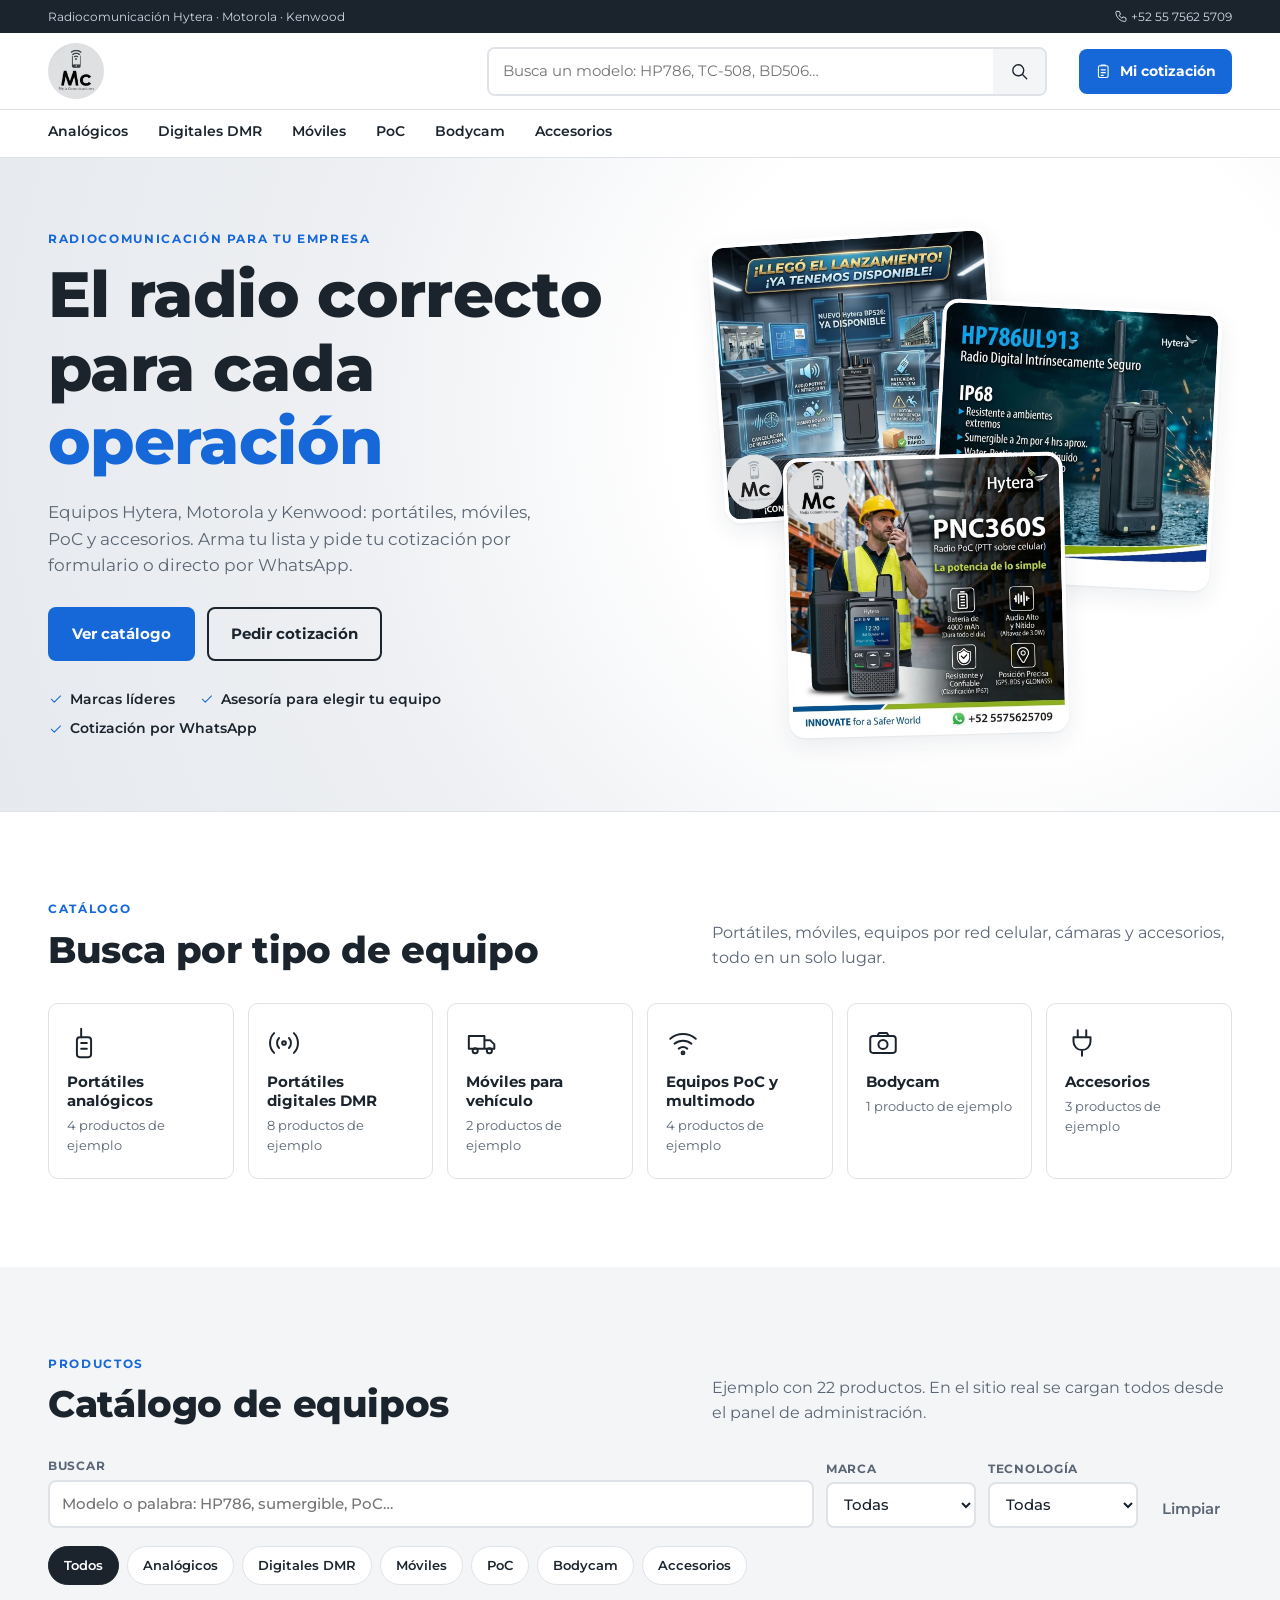
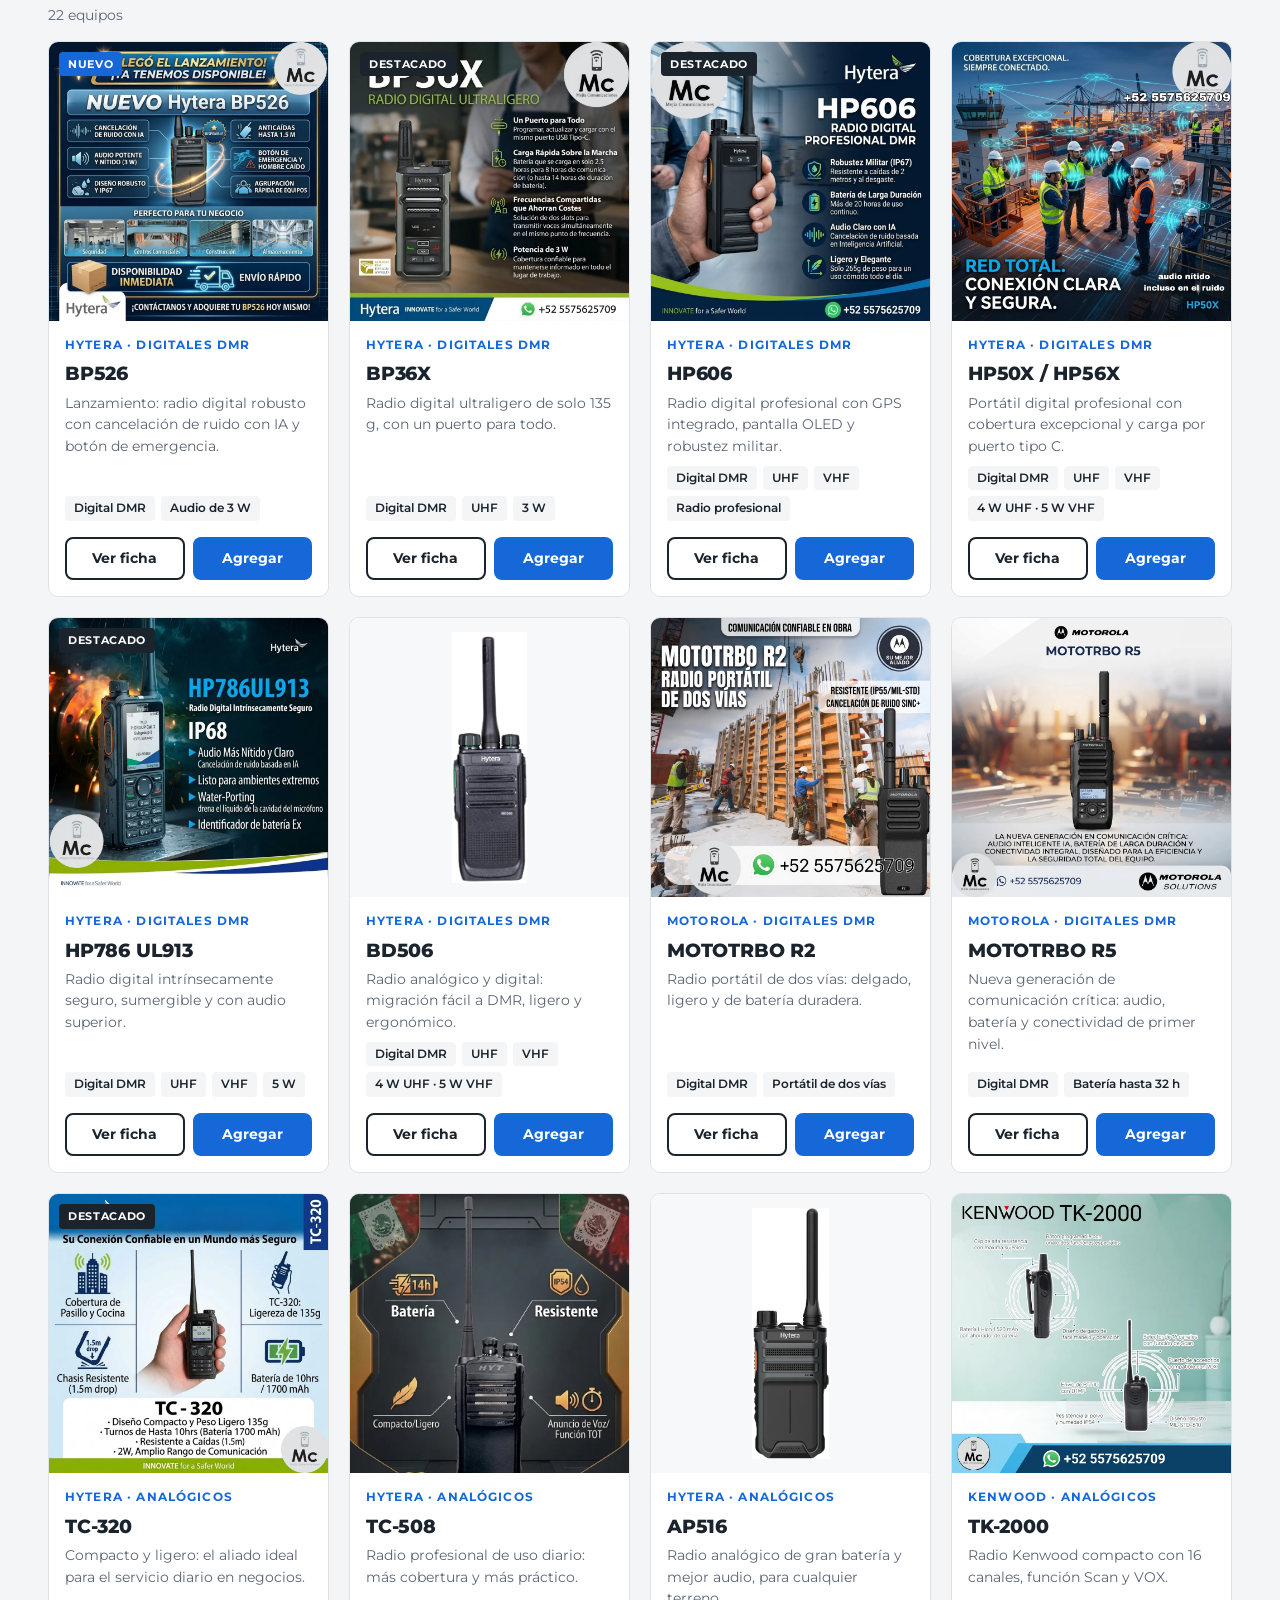
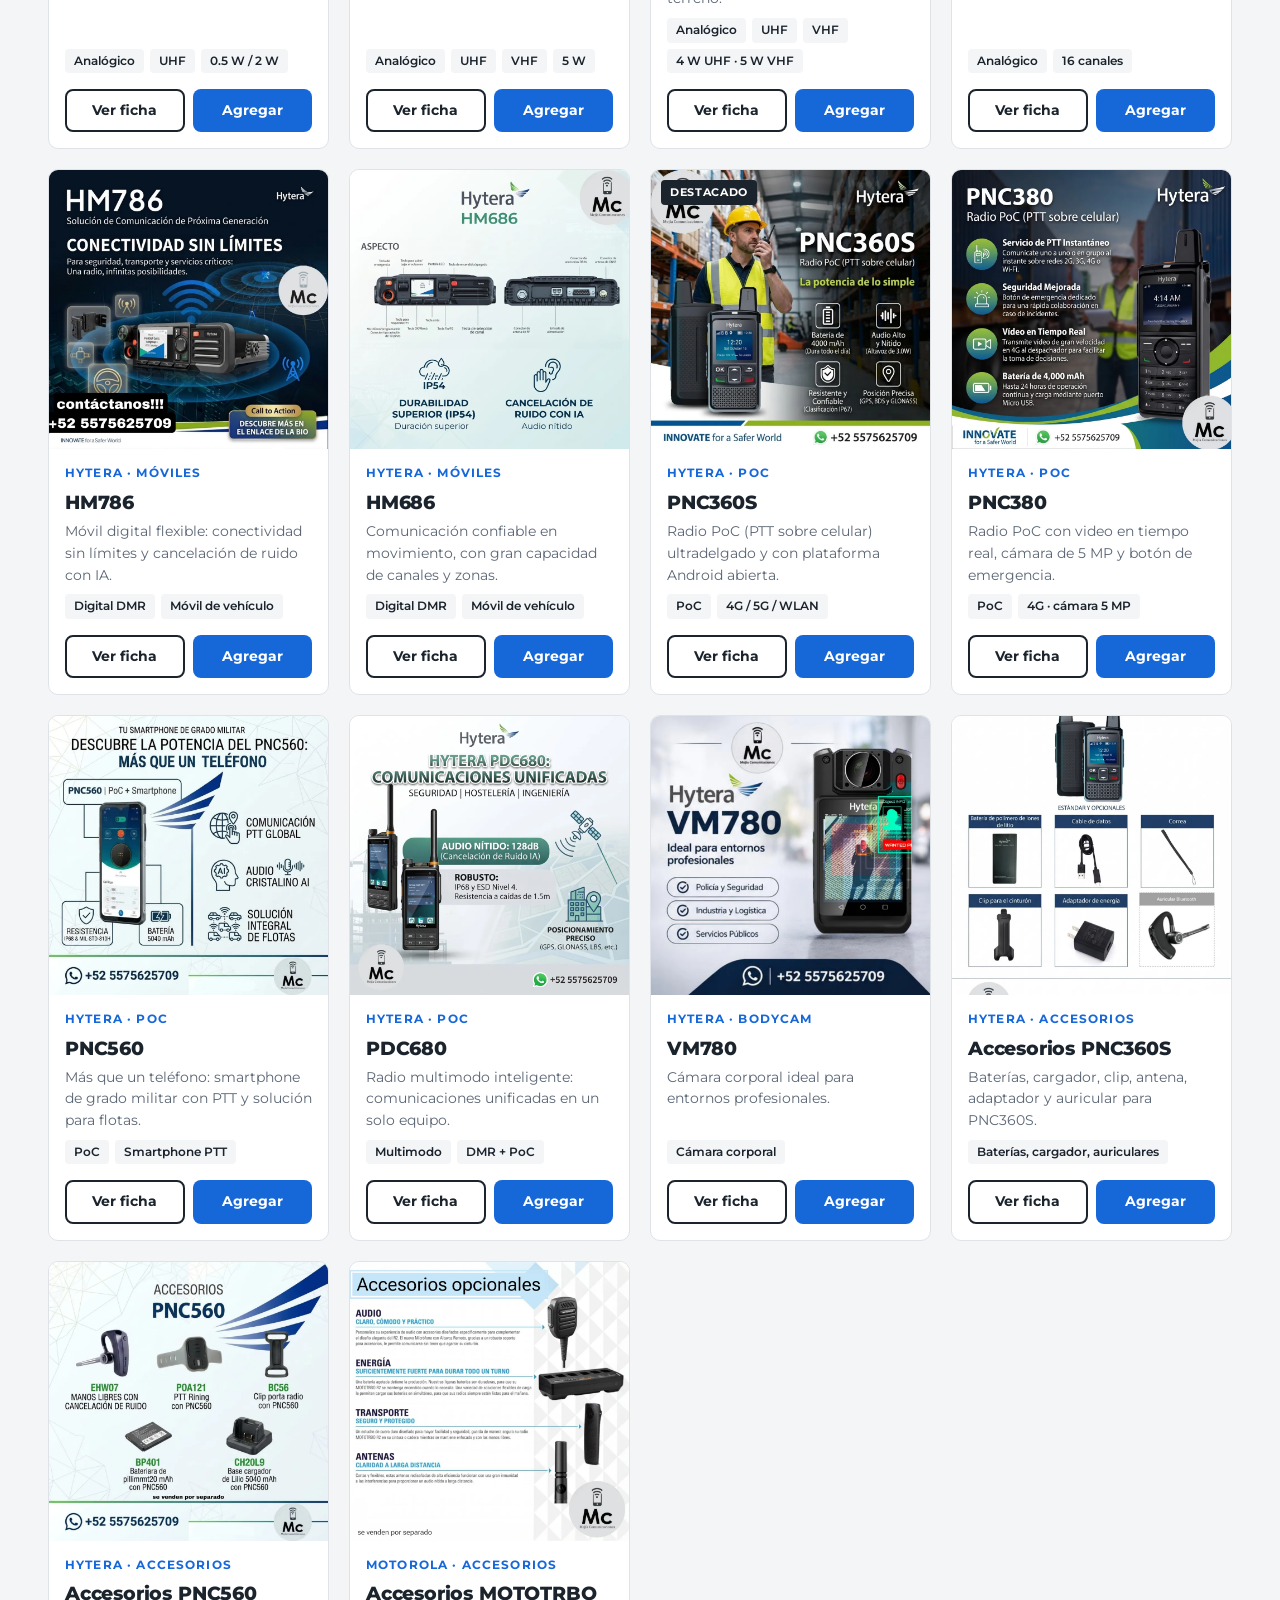
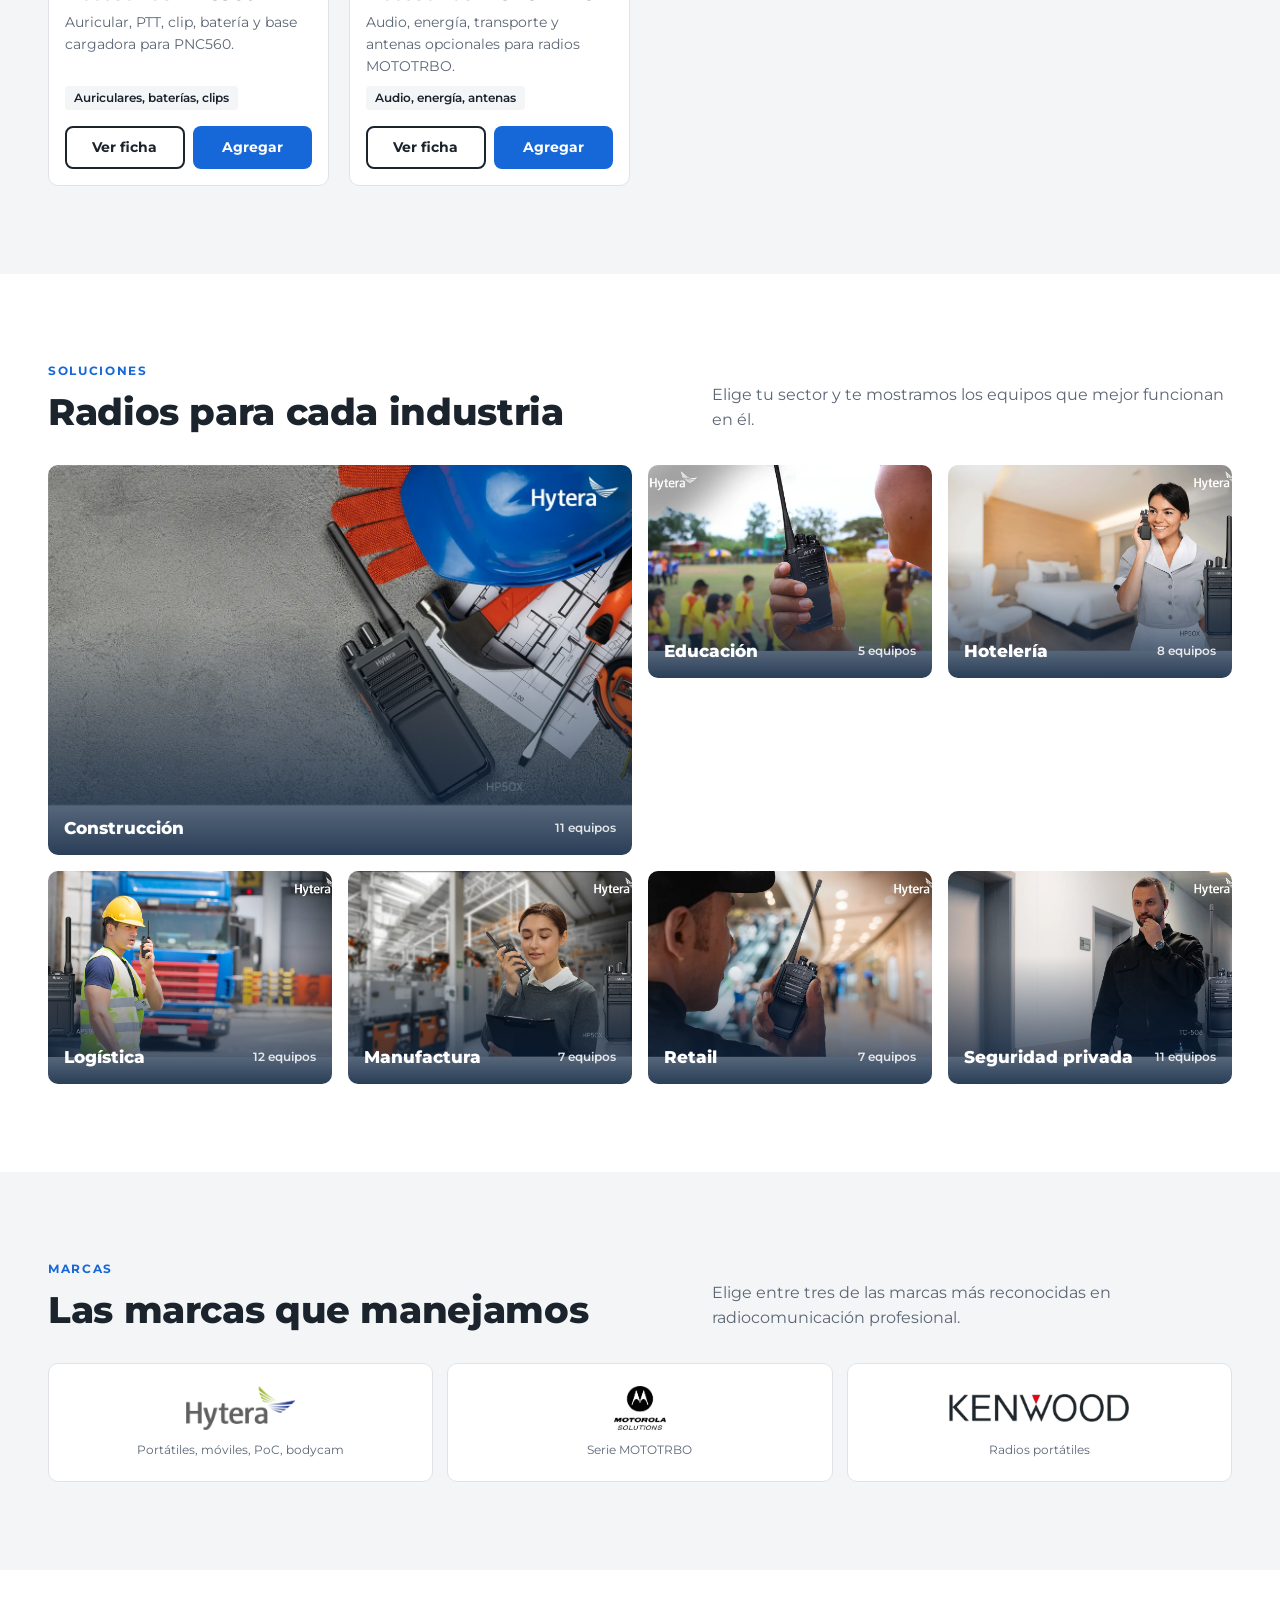
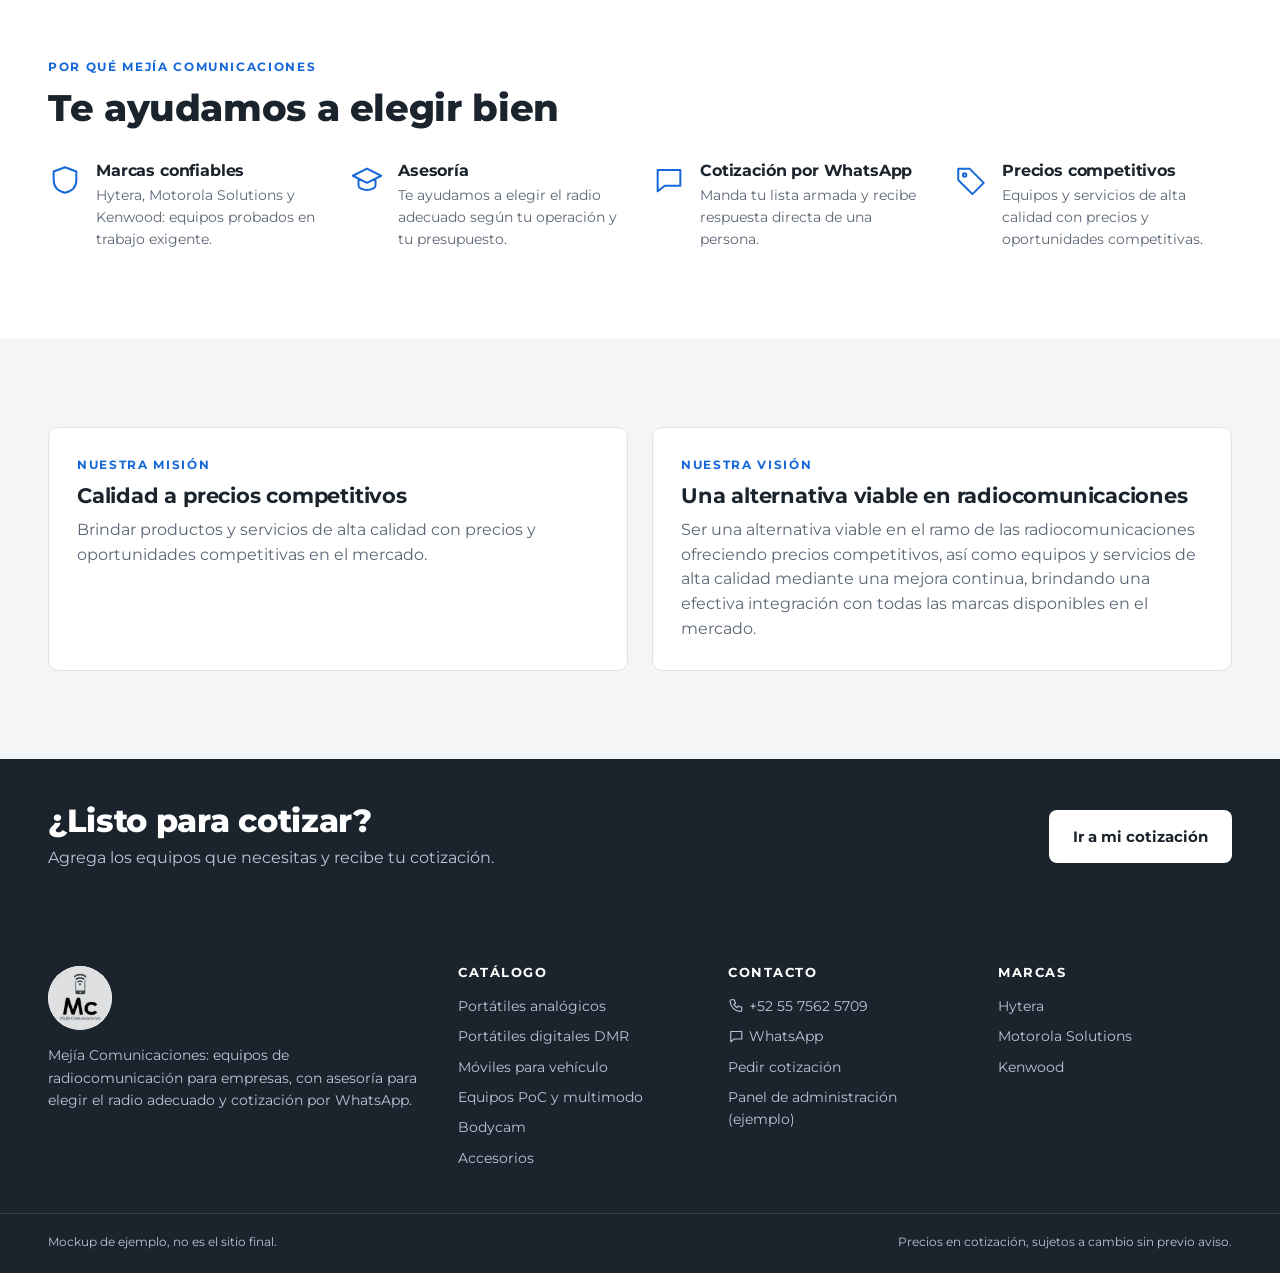
<file: index.html>
<!doctype html>
<html lang="es-MX">
<head>
  <meta charset="utf-8">
  <meta name="viewport" content="width=device-width, initial-scale=1">
  <title>Mejía Comunicaciones · Radios Hytera, Motorola y Kenwood</title>
  <meta name="description" content="Radios portátiles, móviles, PoC y accesorios Hytera, Motorola y Kenwood. Arma tu lista y pide tu cotización por formulario o WhatsApp.">
  <link rel="icon" href="data:image/svg+xml,%3Csvg xmlns=%27http://www.w3.org/2000/svg%27 viewBox=%270 0 32 32%27%3E%3Ccircle cx=%2716%27 cy=%2716%27 r=%2716%27 fill=%27%231b242d%27/%3E%3C/svg%3E">
  <link rel="preconnect" href="https://fonts.googleapis.com">
  <link rel="preconnect" href="https://fonts.gstatic.com" crossorigin>
  <link href="https://fonts.googleapis.com/css2?family=Montserrat:wght@400;500;600;700;800&display=swap" rel="stylesheet">
  <link rel="stylesheet" href="styles.css">
</head>
<body data-page="inicio">

  <div id="site-header"></div>

  <main>
    <!-- HERO -->
    <section class="hero">
      <div class="wrap">
        <div>
          <span class="eyebrow">Radiocomunicación para tu empresa</span>
          <h1>El radio correcto para cada <em>operación</em></h1>
          <p class="lead">Equipos Hytera, Motorola y Kenwood: portátiles, móviles, PoC y accesorios. Arma tu lista y pide tu cotización por formulario o directo por WhatsApp.</p>
          <div class="hero-cta">
            <a class="btn btn-red" href="#catalogo">Ver catálogo</a>
            <a class="btn btn-line" href="cotizacion.html">Pedir cotización</a>
          </div>
          <div class="hero-points">
            <span><svg class="i"><use href="#i-check"/></svg> Marcas líderes</span>
            <span><svg class="i"><use href="#i-check"/></svg> Asesoría para elegir tu equipo</span>
            <span><svg class="i"><use href="#i-check"/></svg> Cotización por WhatsApp</span>
          </div>
        </div>
        <div class="hero-art" aria-hidden="true">
          <img src="img/bp526-2.webp" alt="" width="500" height="500">
          <img src="img/hp786-2.webp" alt="" width="500" height="500">
          <img src="img/pnc360s-1.webp" alt="" width="500" height="500">
        </div>
      </div>
    </section>

    <!-- CATEGORÍAS -->
    <section class="section">
      <div class="wrap">
        <div class="section-head">
          <div><span class="eyebrow">Catálogo</span><h2>Busca por tipo de equipo</h2></div>
          <p>Portátiles, móviles, equipos por red celular, cámaras y accesorios, todo en un solo lugar.</p>
        </div>
        <div class="cat-grid" id="cat-grid"></div>
      </div>
    </section>

    <!-- CATÁLOGO -->
    <section class="section alt" id="catalogo">
      <div class="wrap">
        <div class="section-head">
          <div><span class="eyebrow">Productos</span><h2>Catálogo de equipos</h2></div>
          <p>Ejemplo con 22 productos. En el sitio real se cargan todos desde el panel de administración.</p>
        </div>

        <form class="filters" id="filters" onsubmit="return false">
          <label class="field">Buscar
            <input id="f-q" type="search" placeholder="Modelo o palabra: HP786, sumergible, PoC…">
          </label>
          <label class="field">Marca
            <select id="f-marca"><option value="">Todas</option><option>Hytera</option><option>Motorola</option><option>Kenwood</option></select>
          </label>
          <label class="field">Tecnología
            <select id="f-tec"><option value="">Todas</option><option>Analógico</option><option>Digital DMR</option><option>PoC</option><option>Multimodo</option></select>
          </label>
          <button type="button" class="btn btn-ghost" id="f-reset">Limpiar</button>
        </form>

        <div class="chips" id="chips"></div>
        <div class="active-note" id="ind-note" hidden></div>
        <p class="results-count" id="results-count"></p>
        <div class="product-grid" id="product-grid"></div>
        <div class="empty" id="empty" hidden>
          <p><strong>No encontramos equipos con ese filtro.</strong></p>
          <p>Prueba con otra categoría o limpia los filtros. Si no ves lo que buscas, <a href="cotizacion.html" style="color:var(--accent);font-weight:700">pídelo en tu cotización</a>.</p>
        </div>
      </div>
    </section>

    <!-- INDUSTRIAS -->
    <section class="section" id="industrias">
      <div class="wrap">
        <div class="section-head">
          <div><span class="eyebrow">Soluciones</span><h2>Radios para cada industria</h2></div>
          <p>Elige tu sector y te mostramos los equipos que mejor funcionan en él.</p>
        </div>
        <div class="ind-grid" id="ind-grid"></div>
      </div>
    </section>

    <!-- MARCAS -->
    <section class="section alt">
      <div class="wrap">
        <div class="section-head">
          <div><span class="eyebrow">Marcas</span><h2>Las marcas que manejamos</h2></div>
          <p>Elige entre tres de las marcas más reconocidas en radiocomunicación profesional.</p>
        </div>
        <div class="brands">
          <a class="brand-pill" href="index.html?marca=Hytera#catalogo"><img src="img/marca-hytera.webp" alt="Hytera"><small>Portátiles, móviles, PoC, bodycam</small></a>
          <a class="brand-pill" href="index.html?marca=Motorola#catalogo"><img src="img/marca-motorola.webp" alt="Motorola Solutions"><small>Serie MOTOTRBO</small></a>
          <a class="brand-pill" href="index.html?marca=Kenwood#catalogo"><img src="img/marca-kenwood.webp" alt="Kenwood"><small>Radios portátiles</small></a>
        </div>
      </div>
    </section>

    <!-- POR QUÉ -->
    <section class="section">
      <div class="wrap">
        <div class="section-head"><div><span class="eyebrow">Por qué Mejía Comunicaciones</span><h2>Te ayudamos a elegir bien</h2></div></div>
        <div class="trust">
          <div class="trust-item"><svg class="i"><use href="#i-shield"/></svg><div><h3>Marcas confiables</h3><p>Hytera, Motorola Solutions y Kenwood: equipos probados en trabajo exigente.</p></div></div>
          <div class="trust-item"><svg class="i"><use href="#i-cap"/></svg><div><h3>Asesoría</h3><p>Te ayudamos a elegir el radio adecuado según tu operación y tu presupuesto.</p></div></div>
          <div class="trust-item"><svg class="i"><use href="#i-chat"/></svg><div><h3>Cotización por WhatsApp</h3><p>Manda tu lista armada y recibe respuesta directa de una persona.</p></div></div>
          <div class="trust-item"><svg class="i"><use href="#i-tag"/></svg><div><h3>Precios competitivos</h3><p>Equipos y servicios de alta calidad con precios y oportunidades competitivas.</p></div></div>
        </div>
      </div>
    </section>

    <!-- MISIÓN Y VISIÓN -->
    <section class="section alt">
      <div class="wrap">
        <div class="mv">
          <div><span class="eyebrow">Nuestra misión</span><h3>Calidad a precios competitivos</h3><p>Brindar productos y servicios de alta calidad con precios y oportunidades competitivas en el mercado.</p></div>
          <div><span class="eyebrow">Nuestra visión</span><h3>Una alternativa viable en radiocomunicaciones</h3><p>Ser una alternativa viable en el ramo de las radiocomunicaciones ofreciendo precios competitivos, así como equipos y servicios de alta calidad mediante una mejora continua, brindando una efectiva integración con todas las marcas disponibles en el mercado.</p></div>
        </div>
      </div>
    </section>

    <section class="cta-band">
      <div class="wrap">
        <div><h2>¿Listo para cotizar?</h2><p>Agrega los equipos que necesitas y recibe tu cotización.</p></div>
        <a class="btn btn-white" href="cotizacion.html">Ir a mi cotización</a>
      </div>
    </section>
  </main>

  <div id="site-footer"></div>

  <script src="productos.js"></script>
  <script src="site.js"></script>
  <script src="catalogo.js"></script>
</body>
</html>
</file>
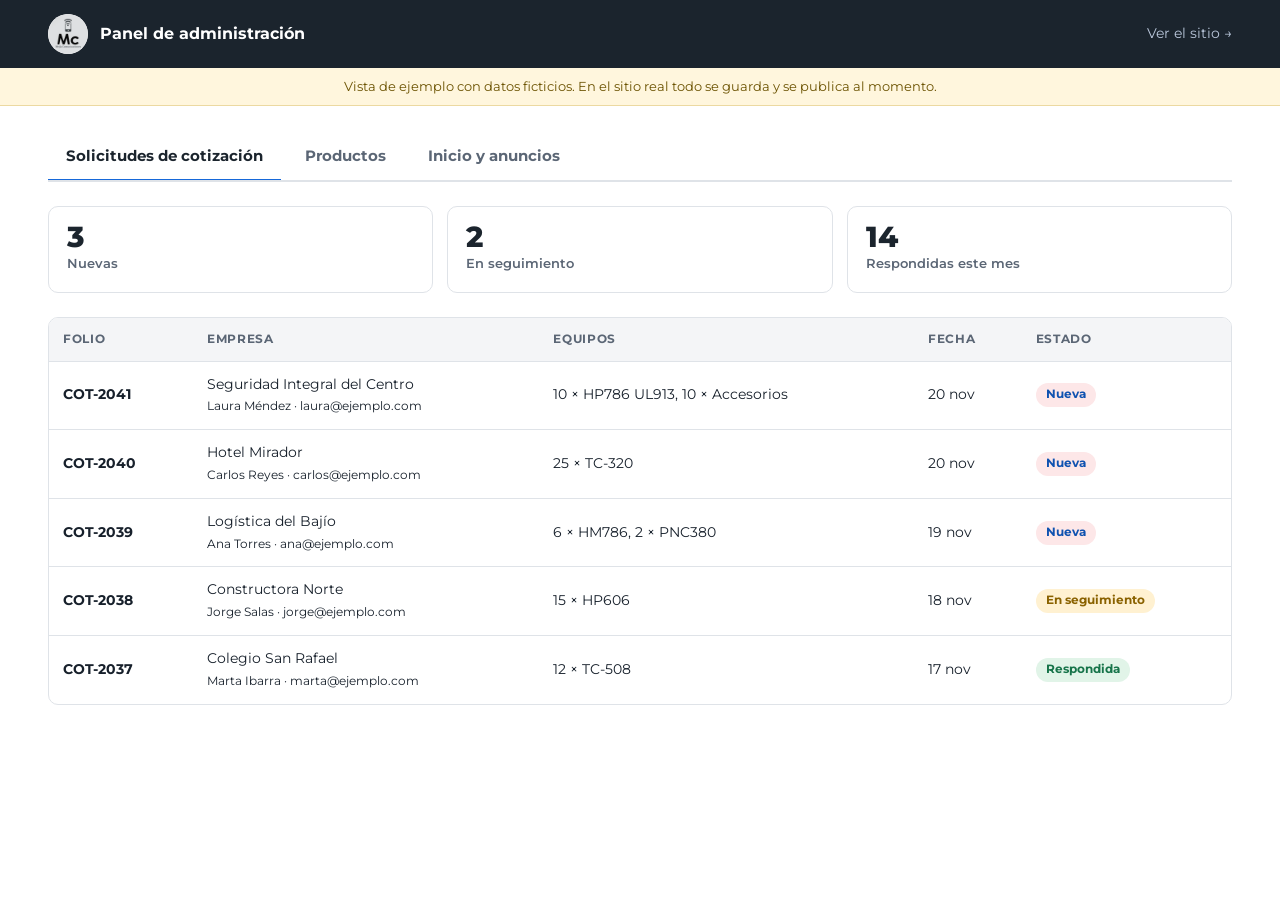
<file: admin.html>
<!doctype html>
<html lang="es-MX">
<head>
  <meta charset="utf-8">
  <meta name="viewport" content="width=device-width, initial-scale=1">
  <title>Panel de administración · Mejía Comunicaciones</title>
  <meta name="robots" content="noindex">
  <link rel="icon" href="data:image/svg+xml,%3Csvg xmlns=%27http://www.w3.org/2000/svg%27 viewBox=%270 0 32 32%27%3E%3Ccircle cx=%2716%27 cy=%2716%27 r=%2716%27 fill=%27%23d71920%27/%3E%3C/svg%3E">
  <link rel="preconnect" href="https://fonts.googleapis.com">
  <link rel="preconnect" href="https://fonts.gstatic.com" crossorigin>
  <link href="https://fonts.googleapis.com/css2?family=Montserrat:wght@400;500;600;700;800&display=swap" rel="stylesheet">
  <link rel="stylesheet" href="styles.css">
</head>
<body data-page="admin">
  <div id="site-header" hidden></div>
  <svg width="0" height="0" style="position:absolute" aria-hidden="true"><defs>
    <symbol id="i-image" viewBox="0 0 24 24"><rect x="3" y="5" width="18" height="14" rx="2"/><circle cx="9" cy="10" r="1.6"/><path d="M4 18l5-5 4 4 3-3 4 4"/></symbol>
    <symbol id="i-trash" viewBox="0 0 24 24"><path d="M4 7h16M9 7V4h6v3M6 7l1 13h10l1-13"/></symbol>
  </defs></svg>

  <div class="admin-top">
    <div class="wrap">
      <div class="who"><img src="img/mc-logo.webp" alt="Mejía Comunicaciones"> Panel de administración</div>
      <a href="index.html">Ver el sitio →</a>
    </div>
  </div>
  <div class="admin-note">Vista de ejemplo con datos ficticios. En el sitio real todo se guarda y se publica al momento.</div>

  <main class="wrap">
    <div class="tabs" role="tablist" id="tabs">
      <button class="tab is-active" role="tab" data-tab="solicitudes">Solicitudes de cotización</button>
      <button class="tab" role="tab" data-tab="productos">Productos</button>
      <button class="tab" role="tab" data-tab="inicio">Inicio y anuncios</button>
    </div>

    <!-- SOLICITUDES -->
    <section class="panel" id="panel-solicitudes">
      <div class="stat-row">
        <div class="stat"><b>3</b><small>Nuevas</small></div>
        <div class="stat"><b>2</b><small>En seguimiento</small></div>
        <div class="stat"><b>14</b><small>Respondidas este mes</small></div>
      </div>
      <div class="table-wrap">
        <table class="table">
          <thead><tr><th>Folio</th><th>Empresa</th><th>Equipos</th><th>Fecha</th><th>Estado</th></tr></thead>
          <tbody>
            <tr><td><strong>COT-2041</strong></td><td>Seguridad Integral del Centro<br><small>Laura Méndez · laura@ejemplo.com</small></td><td>10 × HP786 UL913, 10 × Accesorios</td><td>20 nov</td><td><span class="badge b-new">Nueva</span></td></tr>
            <tr><td><strong>COT-2040</strong></td><td>Hotel Mirador<br><small>Carlos Reyes · carlos@ejemplo.com</small></td><td>25 × TC-320</td><td>20 nov</td><td><span class="badge b-new">Nueva</span></td></tr>
            <tr><td><strong>COT-2039</strong></td><td>Logística del Bajío<br><small>Ana Torres · ana@ejemplo.com</small></td><td>6 × HM786, 2 × PNC380</td><td>19 nov</td><td><span class="badge b-new">Nueva</span></td></tr>
            <tr><td><strong>COT-2038</strong></td><td>Constructora Norte<br><small>Jorge Salas · jorge@ejemplo.com</small></td><td>15 × HP606</td><td>18 nov</td><td><span class="badge b-wait">En seguimiento</span></td></tr>
            <tr><td><strong>COT-2037</strong></td><td>Colegio San Rafael<br><small>Marta Ibarra · marta@ejemplo.com</small></td><td>12 × TC-508</td><td>17 nov</td><td><span class="badge b-done">Respondida</span></td></tr>
          </tbody>
        </table>
      </div>
    </section>

    <!-- PRODUCTOS -->
    <section class="panel" id="panel-productos" hidden>
      <div class="panel-tools">
        <input type="search" id="p-search" placeholder="Buscar producto…" class="field" style="padding:10px 12px;border:2px solid var(--line);border-radius:8px;min-width:240px" aria-label="Buscar producto">
        <button type="button" class="btn btn-red btn-sm" id="new-btn">+ Nuevo producto</button>
      </div>
      <div class="table-wrap">
        <table class="table">
          <thead><tr><th></th><th>Producto</th><th>Categoría</th><th>Tecnología</th><th>Visible</th><th></th></tr></thead>
          <tbody id="p-rows"></tbody>
        </table>
      </div>

      <form class="admin-form" id="p-form" hidden style="margin-top:28px" onsubmit="return false">
        <h2 class="full" style="font-size:1.2rem;color:var(--navy)" id="p-form-title">Producto</h2>
        <label class="field">Modelo<input id="pf-nombre"></label>
        <label class="field">Categoría<select id="pf-cat"></select></label>
        <label class="field">Tecnología<select id="pf-tec"><option>Analógico</option><option>Digital DMR</option><option>PoC</option><option>—</option></select></label>
        <label class="field">Potencia<input id="pf-pot"></label>
        <label class="field full">Resumen<textarea id="pf-res"></textarea></label>
        <div class="full">
          <div class="field" style="margin-bottom:8px">Fotos</div>
          <div class="photo-grid" id="pf-photos"></div>
          <div class="drop" style="margin-top:12px"><svg class="i"><use href="#i-image"/></svg><span>Arrastra fotos aquí o haz clic para subirlas</span></div>
        </div>
        <div class="full" style="display:flex;gap:10px">
          <button type="button" class="btn btn-red" id="p-save">Guardar</button>
          <button type="button" class="btn btn-line" id="p-cancel">Cancelar</button>
        </div>
      </form>
    </section>

    <!-- INICIO -->
    <section class="panel" id="panel-inicio" hidden>
      <div class="admin-form">
        <h2 class="full" style="font-size:1.2rem;color:var(--navy)">Anuncio y portada</h2>
        <label class="field full">Banner de anuncio<input value="¡Ya llegó el BP526! Pide tu cotización"></label>
        <label class="field">Mostrar desde<input type="date" value="2026-11-01"></label>
        <label class="field">Hasta<input type="date" value="2026-12-31"></label>
        <label class="field full">Título de la portada<input value="El radio correcto para cada operación"></label>
        <label class="field full">Texto de la portada<textarea>Equipos Hytera, Motorola y Kenwood: portátiles, móviles, PoC y accesorios.</textarea></label>
        <div class="full"><div class="field" style="margin-bottom:8px">Imagen de portada</div>
          <div class="drop"><svg class="i"><use href="#i-image"/></svg><span>Cambiar imagen</span></div></div>
        <div class="full"><button type="button" class="btn btn-red" id="home-save">Guardar cambios</button></div>
      </div>
    </section>
  </main>

  <div class="toast" id="toast" role="status" aria-live="polite"></div>

  <script src="productos.js"></script>
  <script>
    const $ = (s, p = document) => p.querySelector(s);
    const $$ = (s, p = document) => [...p.querySelectorAll(s)];
    const toast = (m) => { const t = $("#toast"); t.textContent = m; t.classList.add("show"); setTimeout(() => t.classList.remove("show"), 2200); };

    // Pestañas
    $("#tabs").addEventListener("click", (e) => {
      const tab = e.target.closest(".tab"); if (!tab) return;
      $$(".tab").forEach((t) => t.classList.toggle("is-active", t === tab));
      $$(".panel").forEach((p) => (p.hidden = p.id !== "panel-" + tab.dataset.tab));
    });

    // Tabla de productos
    const hidden = new Set(["pd416"]);
    function rows() {
      const q = $("#p-search").value.trim().toLowerCase();
      $("#p-rows").innerHTML = PRODUCTS.filter((p) => !q || p.nombre.toLowerCase().includes(q)).map((p) => `
        <tr>
          <td><div class="t-thumb">${p.img ? `<img src="${p.img}" alt="">` : ""}</div></td>
          <td><strong>${p.nombre}</strong><br><small>${p.potencia}</small></td>
          <td>${findCategory(p.cat).corto}</td><td>${p.tec}</td>
          <td><span class="badge ${hidden.has(p.id) ? "b-off" : "b-done"}">${hidden.has(p.id) ? "Oculto" : "Publicado"}</span></td>
          <td><button type="button" class="btn btn-line btn-sm" data-edit="${p.id}">Editar</button></td>
        </tr>`).join("");
    }
    $("#p-search").addEventListener("input", rows);
    $("#pf-cat").innerHTML = CATEGORIES.map((c) => `<option value="${c.id}">${c.nombre}</option>`).join("");

    function openForm(p) {
      $("#p-form").hidden = false;
      $("#p-form-title").textContent = p ? "Editar " + p.nombre : "Nuevo producto";
      $("#pf-nombre").value = p ? p.nombre : "";
      $("#pf-cat").value = p ? p.cat : CATEGORIES[0].id;
      $("#pf-tec").value = p ? p.tec : "Analógico";
      $("#pf-pot").value = p ? p.potencia : "";
      $("#pf-res").value = p ? p.resumen : "";
      $("#pf-photos").innerHTML = (p ? p.galeria : []).map((f) => `<div class="photo"><img src="${f}" alt=""><button type="button" aria-label="Quitar foto"><svg class="i"><use href="#i-trash"/></svg></button></div>`).join("");
      $("#p-form").scrollIntoView({ behavior: "smooth" });
    }
    $("#p-rows").addEventListener("click", (e) => { const b = e.target.closest("[data-edit]"); if (b) openForm(findProduct(b.dataset.edit)); });
    $("#new-btn").addEventListener("click", () => openForm(null));
    $("#p-cancel").addEventListener("click", () => ($("#p-form").hidden = true));
    $("#p-save").addEventListener("click", () => { $("#p-form").hidden = true; toast("Producto guardado (ejemplo)"); });
    $("#pf-photos").addEventListener("click", (e) => { const b = e.target.closest("button"); if (b) b.closest(".photo").remove(); });
    $("#home-save").addEventListener("click", () => toast("Cambios guardados (ejemplo)"));
    rows();
  </script>
</body>
</html>
</file>
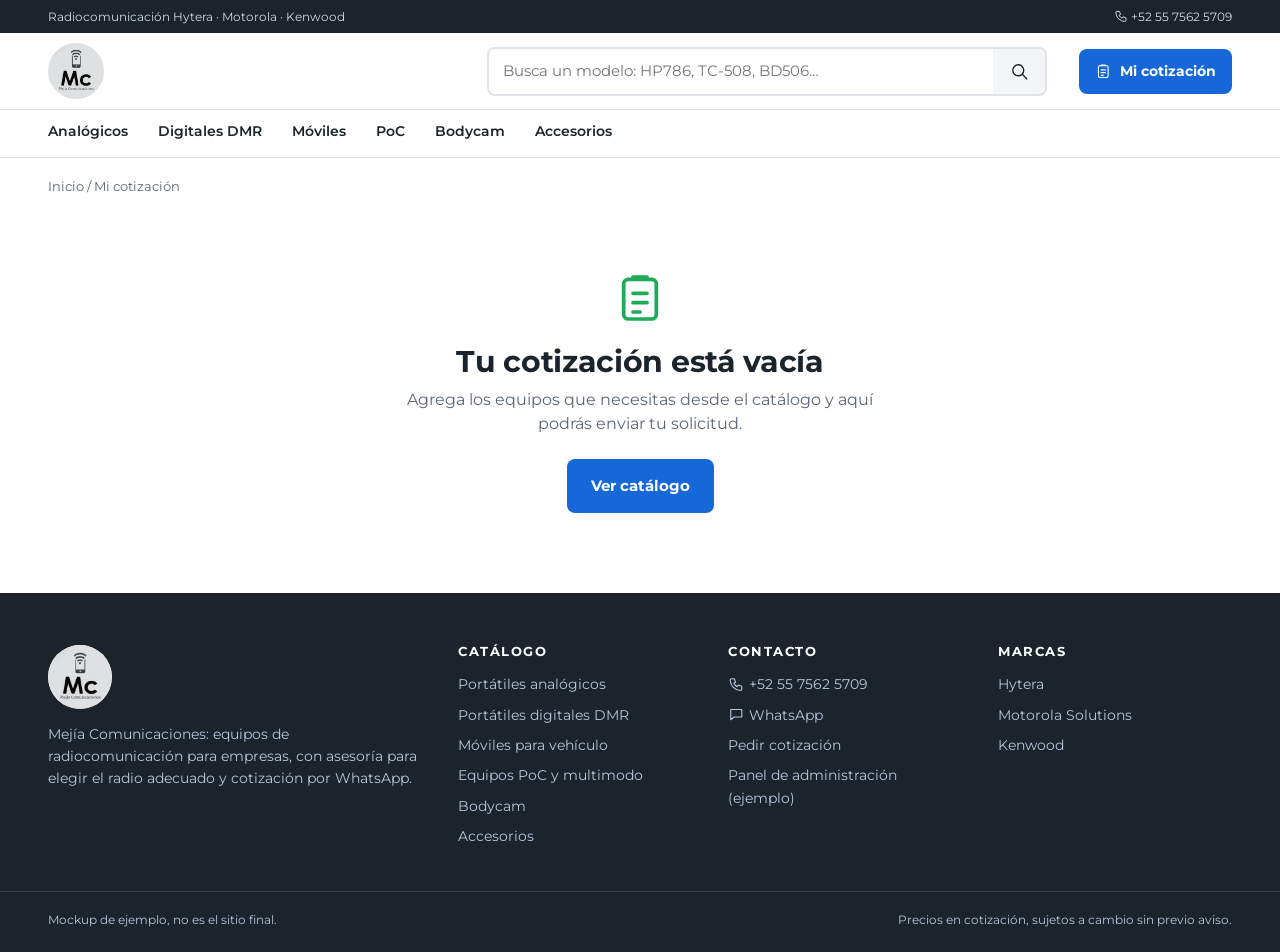
<file: cotizacion.html>
<!doctype html>
<html lang="es-MX">
<head>
  <meta charset="utf-8">
  <meta name="viewport" content="width=device-width, initial-scale=1">
  <title>Mi cotización · Mejía Comunicaciones</title>
  <link rel="icon" href="data:image/svg+xml,%3Csvg xmlns=%27http://www.w3.org/2000/svg%27 viewBox=%270 0 32 32%27%3E%3Ccircle cx=%2716%27 cy=%2716%27 r=%2716%27 fill=%27%231b242d%27/%3E%3C/svg%3E">
  <link rel="preconnect" href="https://fonts.googleapis.com">
  <link rel="preconnect" href="https://fonts.gstatic.com" crossorigin>
  <link href="https://fonts.googleapis.com/css2?family=Montserrat:wght@400;500;600;700;800&display=swap" rel="stylesheet">
  <link rel="stylesheet" href="styles.css">
</head>
<body data-page="cotizacion">
  <div id="site-header"></div>

  <main class="wrap">
    <nav class="crumbs"><a href="index.html">Inicio</a> / Mi cotización</nav>
    <div id="quote-root"></div>
  </main>

  <div id="site-footer"></div>
  <script src="productos.js"></script>
  <script src="site.js"></script>
  <script src="cotizacion.js"></script>
</body>
</html>
</file>
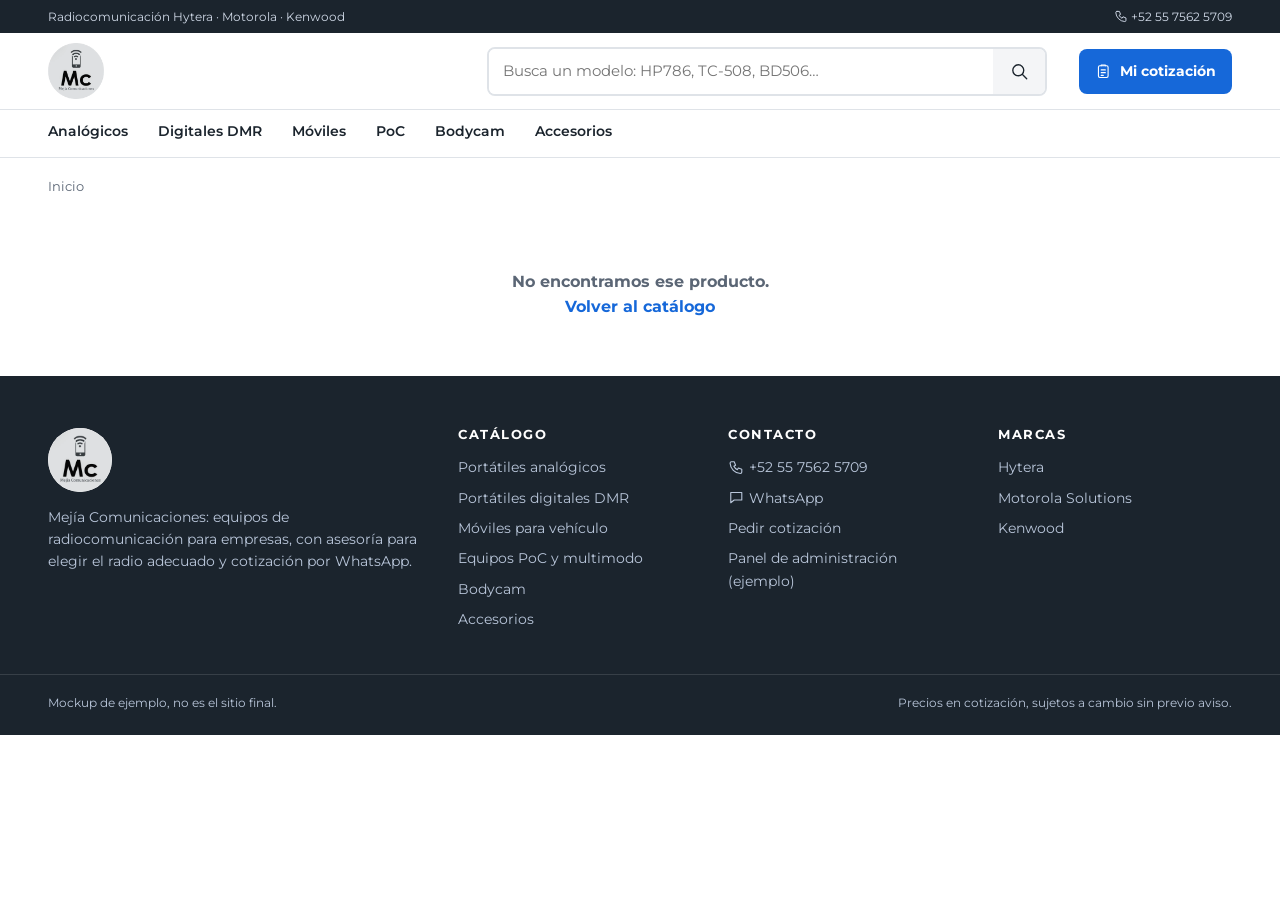
<file: producto.html>
<!doctype html>
<html lang="es-MX">
<head>
  <meta charset="utf-8">
  <meta name="viewport" content="width=device-width, initial-scale=1">
  <title>Producto · Mejía Comunicaciones</title>
  <link rel="icon" href="data:image/svg+xml,%3Csvg xmlns=%27http://www.w3.org/2000/svg%27 viewBox=%270 0 32 32%27%3E%3Ccircle cx=%2716%27 cy=%2716%27 r=%2716%27 fill=%27%231b242d%27/%3E%3C/svg%3E">
  <link rel="preconnect" href="https://fonts.googleapis.com">
  <link rel="preconnect" href="https://fonts.gstatic.com" crossorigin>
  <link href="https://fonts.googleapis.com/css2?family=Montserrat:wght@400;500;600;700;800&display=swap" rel="stylesheet">
  <link rel="stylesheet" href="styles.css">
</head>
<body data-page="producto">
  <div id="site-header"></div>

  <main class="wrap">
    <nav class="crumbs" id="crumbs" aria-label="Ruta"></nav>
    <div id="pdp"></div>
    <section id="related-wrap" hidden style="padding-bottom:64px">
      <div class="section-head"><div><span class="eyebrow">Compatibles</span><h2>Accesorios para este equipo</h2></div></div>
      <div class="product-grid" id="related"></div>
    </section>
  </main>

  <div id="site-footer"></div>
  <script src="productos.js"></script>
  <script src="site.js"></script>
  <script src="producto.js"></script>
</body>
</html>
</file>
<file: styles.css>
/* Mejía Comunicaciones · mockup · estilos
   Idea: catálogo técnico y confiable. Carbón del logo Mc para la estructura,
   azul eléctrico (el de sus publicaciones) para la acción. */

:root {
  --accent: #1668d9;
  --accent-dark: #0f52b0;
  --blue: #1668d9;
  --navy: #1b242d;
  --ink: #17202b;
  --mute: #5b6675;
  --line: #dfe3e8;
  --bg: #f4f5f7;
  --white: #ffffff;
  --radius: 10px;
  --font: "Montserrat", "Segoe UI", Arial, sans-serif;
  --gutter: clamp(16px, 4vw, 48px);
  --max: 1280px;
  --shadow: 0 1px 2px rgba(12, 35, 64, .06), 0 8px 24px rgba(12, 35, 64, .08);
}

*, *::before, *::after { box-sizing: border-box; }
[hidden] { display: none !important; }
html { scroll-behavior: smooth; }
body { margin: 0; background: var(--white); color: var(--ink); font-family: var(--font); font-size: 16px; line-height: 1.55; -webkit-font-smoothing: antialiased; }
img { display: block; max-width: 100%; }
a { color: inherit; text-decoration: none; }
h1, h2, h3, h4 { margin: 0; line-height: 1.15; letter-spacing: -.01em; }
p { margin: 0; }
ul { margin: 0; padding: 0; list-style: none; }
button { font: inherit; cursor: pointer; }
:focus-visible { outline: 3px solid var(--blue); outline-offset: 2px; }

.i { width: 1.15em; height: 1.15em; flex: none; fill: none; stroke: currentColor; stroke-width: 1.6; stroke-linecap: round; stroke-linejoin: round; vertical-align: -.2em; }
.wrap { width: 100%; max-width: var(--max); margin: 0 auto; padding: 0 var(--gutter); }

/* ---------- Botones ---------- */
.btn { display: inline-flex; align-items: center; justify-content: center; gap: 8px; padding: 13px 22px; border-radius: 8px; border: 2px solid transparent; font-weight: 700; font-size: .95rem; transition: background .15s, color .15s, border-color .15s; }
.btn-red { background: var(--accent); color: #fff; }
.btn-red:hover { background: var(--accent-dark); }
.btn-line { border-color: var(--navy); color: var(--navy); background: transparent; }
.btn-line:hover { background: var(--navy); color: #fff; }
.btn-white { background: #fff; color: var(--navy); }
.btn-white:hover { background: var(--bg); }
.btn-ghost { background: transparent; color: var(--mute); padding: 8px 12px; border: 0; font-weight: 600; }
.btn-ghost:hover { color: var(--accent); }
.btn-sm { padding: 9px 14px; font-size: .85rem; }
.btn-block { width: 100%; }

/* ---------- Cabecera ---------- */
.topbar { background: var(--navy); color: #cfd8e6; font-size: .78rem; }
.topbar .wrap { display: flex; justify-content: space-between; gap: 12px; padding-top: 7px; padding-bottom: 7px; }
.topbar a:hover { color: #fff; }
.site-header { position: sticky; top: 0; z-index: 30; background: #fff; border-bottom: 1px solid var(--line); }
.head-main { display: flex; align-items: center; gap: clamp(12px, 3vw, 32px); padding-top: 10px; padding-bottom: 10px; }
.brand img { width: 56px; height: 56px; object-fit: contain; }
.head-search { flex: 1; display: flex; max-width: 560px; margin-left: auto; border: 2px solid var(--line); border-radius: 8px; overflow: hidden; background: #fff; }
.head-search:focus-within { border-color: var(--blue); }
.head-search input { flex: 1; min-width: 0; border: 0; padding: 11px 14px; font: inherit; font-size: .92rem; outline: none; }
.head-search button { border: 0; background: var(--bg); padding: 0 16px; color: var(--navy); font-size: 1.1rem; }
.quote-btn { position: relative; display: inline-flex; align-items: center; gap: 8px; padding: 11px 16px; border-radius: 8px; background: var(--accent); color: #fff; font-weight: 700; font-size: .9rem; white-space: nowrap; }
.quote-btn:hover { background: var(--accent-dark); }
.quote-btn .count { min-width: 22px; height: 22px; padding: 0 6px; display: grid; place-items: center; border-radius: 11px; background: #fff; color: var(--accent); font-size: .75rem; font-weight: 800; }
.catnav { border-top: 1px solid var(--line); background: #fff; }
.catnav .wrap { display: flex; gap: clamp(14px, 2.4vw, 30px); overflow-x: auto; scrollbar-width: none; }
.catnav a { padding: 11px 0; font-size: .86rem; font-weight: 600; color: var(--navy); white-space: nowrap; border-bottom: 3px solid transparent; }
.catnav a:hover { border-bottom-color: var(--accent); }

/* ---------- Secciones ---------- */
.section { padding: clamp(48px, 7vw, 88px) 0; }
.section.alt { background: var(--bg); }
.section-head { display: flex; align-items: end; justify-content: space-between; gap: 24px; margin-bottom: 32px; flex-wrap: wrap; }
.eyebrow { display: block; margin-bottom: 10px; font-size: .74rem; font-weight: 700; letter-spacing: .14em; text-transform: uppercase; color: var(--accent); }
.section-head h2 { font-size: clamp(1.6rem, 3vw, 2.3rem); color: var(--navy); font-weight: 800; }
.section-head p { max-width: 520px; color: var(--mute); }
/* Regla de frecuencias: detalle de marca */
.ruler { height: 14px; background: repeating-linear-gradient(90deg, var(--line) 0 1px, transparent 1px 8px), repeating-linear-gradient(90deg, #aab3bf 0 1px, transparent 1px 40px); background-size: 100% 6px, 100% 14px; background-repeat: repeat-x; background-position: bottom; opacity: .8; }

/* ---------- Hero ---------- */
.hero { position: relative; overflow: hidden; background: radial-gradient(circle at 78% 40%, #fff 0 30%, #eef0f3 60%, #e6e9ee 100%); border-bottom: 1px solid var(--line); }
.hero .wrap { display: grid; grid-template-columns: 1.05fr .95fr; gap: clamp(24px, 5vw, 64px); align-items: center; padding-top: clamp(36px, 6vw, 72px); padding-bottom: clamp(36px, 6vw, 72px); }
.hero h1 { font-size: clamp(2.2rem, 5.2vw, 4rem); font-weight: 800; color: var(--navy); }
.hero h1 em { font-style: normal; color: var(--accent); }
.hero .lead { margin: 20px 0 28px; max-width: 520px; font-size: 1.08rem; color: var(--mute); }
.hero-cta { display: flex; flex-wrap: wrap; gap: 12px; }
.hero-art { position: relative; justify-self: center; width: min(100%, 500px); aspect-ratio: 1 / 1; }
.hero-art img { position: absolute; width: 56%; height: auto; aspect-ratio: 1 / 1; object-fit: cover; border-radius: 16px; box-shadow: var(--shadow); border: 4px solid #fff; background: #fff; }
.hero-art img:nth-child(1) { top: 0; left: 0; transform: rotate(-4deg); }
.hero-art img:nth-child(2) { top: 14%; right: 0; transform: rotate(3deg); z-index: 1; }
.hero-art img:nth-child(3) { bottom: 0; left: 14%; transform: rotate(-1.5deg); z-index: 2; }
.hero-points { display: flex; flex-wrap: wrap; gap: 8px 24px; margin-top: 28px; font-size: .86rem; font-weight: 600; color: var(--navy); }
.hero-points span { display: inline-flex; align-items: center; gap: 6px; }
.hero-points .i { color: var(--accent); }

/* ---------- Categorías ---------- */
.cat-grid { display: grid; grid-template-columns: repeat(auto-fit, minmax(150px, 1fr)); gap: 14px; }
.cat-card { display: flex; flex-direction: column; gap: 12px; padding: 22px 18px; border: 1px solid var(--line); border-radius: var(--radius); background: #fff; transition: border-color .15s, transform .15s, box-shadow .15s; }
.cat-card:hover { border-color: var(--accent); transform: translateY(-3px); box-shadow: var(--shadow); }
.cat-card .i { width: 34px; height: 34px; color: var(--navy); stroke-width: 1.4; }
.cat-card strong { font-size: .95rem; color: var(--navy); line-height: 1.25; }
.cat-card small { color: var(--mute); font-size: .8rem; margin-top: -6px; }

/* ---------- Catálogo ---------- */
.filters { display: grid; grid-template-columns: 1fr auto auto auto; gap: 12px; align-items: end; margin-bottom: 18px; }
.field { display: flex; flex-direction: column; gap: 4px; font-size: .74rem; font-weight: 700; text-transform: uppercase; letter-spacing: .06em; color: var(--mute); }
.field input, .field select { padding: 11px 12px; border: 2px solid var(--line); border-radius: 8px; font: inherit; font-size: .92rem; font-weight: 500; text-transform: none; letter-spacing: 0; color: var(--ink); background: #fff; min-width: 150px; }
.field input:focus, .field select:focus { border-color: var(--blue); outline: none; }
.chips { display: flex; flex-wrap: wrap; gap: 8px; margin-bottom: 20px; }
.chip { padding: 8px 15px; border-radius: 999px; border: 1.5px solid var(--line); background: #fff; font-size: .84rem; font-weight: 600; color: var(--navy); }
.chip:hover { border-color: var(--navy); }
.chip.is-active { background: var(--navy); border-color: var(--navy); color: #fff; }
.active-note { display: flex; align-items: center; gap: 10px; margin-bottom: 16px; padding: 10px 14px; border-radius: 8px; background: #eaf1fb; color: var(--navy); font-size: .88rem; font-weight: 600; }
.results-count { margin-bottom: 14px; font-size: .86rem; color: var(--mute); }
.product-grid { display: grid; grid-template-columns: repeat(auto-fill, minmax(250px, 1fr)); gap: 20px; }
.card { display: flex; flex-direction: column; border: 1px solid var(--line); border-radius: var(--radius); background: #fff; overflow: hidden; transition: box-shadow .15s, border-color .15s; }
.card:hover { box-shadow: var(--shadow); border-color: #c7cdd6; }
.card-media { position: relative; aspect-ratio: 1 / 1; background: #f7f8fa; overflow: hidden; display: block; }
.card-media img { width: 100%; height: 100%; }
.card-media img.contain { object-fit: contain; padding: 14px; }
.card-media img.cover { object-fit: cover; }
.tag { position: absolute; top: 10px; left: 10px; padding: 4px 9px; border-radius: 4px; background: var(--navy); color: #fff; font-size: .68rem; font-weight: 700; letter-spacing: .06em; text-transform: uppercase; }
.card-body { display: flex; flex-direction: column; flex: 1; gap: 8px; padding: 16px; }
.tag-new { background: var(--accent); }
.card-body .brand-line { font-size: .72rem; font-weight: 700; letter-spacing: .1em; text-transform: uppercase; color: var(--accent); }
.card-body h3 { font-size: 1.2rem; color: var(--navy); font-weight: 800; }
.card-body p { font-size: .88rem; color: var(--mute); flex: 1; }
.specs { display: flex; flex-wrap: wrap; gap: 6px; }
.spec { padding: 3px 9px; border-radius: 4px; background: var(--bg); font-size: .74rem; font-weight: 600; color: var(--navy); }
.card-actions { display: flex; gap: 8px; margin-top: 8px; }
.card-actions .btn { flex: 1; }
.empty { padding: 56px 0; text-align: center; color: var(--mute); }
/* Recuadro de foto pendiente */
.ph { width: 100%; height: 100%; display: flex; flex-direction: column; align-items: center; justify-content: center; gap: 4px; background: repeating-linear-gradient(135deg, #f1f3f6 0 12px, #eaedf1 12px 24px); color: var(--navy); }
.ph .i { width: 40px; height: 40px; stroke-width: 1.3; opacity: .7; }
.ph span { font-weight: 800; font-size: 1.05rem; }
.ph small { font-size: .72rem; color: var(--mute); text-transform: uppercase; letter-spacing: .08em; }

/* ---------- Industrias ---------- */
.ind-grid { display: grid; grid-template-columns: repeat(4, 1fr); gap: 16px; }
.ind-card { position: relative; aspect-ratio: 4 / 3; border-radius: var(--radius); overflow: hidden; background: var(--navy); display: block; border: 0; padding: 0; text-align: left; }
.ind-card img { width: 100%; height: 100%; object-fit: cover; transition: transform .35s; }
.ind-card:hover img { transform: scale(1.05); }
.ind-card::after { content: ""; position: absolute; inset: 0; background: linear-gradient(180deg, transparent 40%, rgba(12, 35, 64, .88)); }
.ind-card span { position: absolute; left: 16px; right: 16px; bottom: 14px; z-index: 1; color: #fff; font-weight: 800; font-size: 1.05rem; display: flex; justify-content: space-between; align-items: center; }
.ind-card small { font-weight: 600; font-size: .75rem; opacity: .85; }
.ind-card:first-child { grid-column: span 2; aspect-ratio: auto; }

/* ---------- Marcas y confianza ---------- */
.brands { display: flex; flex-wrap: wrap; gap: 14px; }
.brand-pill { flex: 1 1 200px; display: flex; flex-direction: column; align-items: center; gap: 10px; padding: 22px 18px; border: 1px solid var(--line); border-radius: var(--radius); background: #fff; text-align: center; }
.brand-pill img { height: 44px; width: auto; max-width: 180px; object-fit: contain; }
.brand-pill small { color: var(--mute); font-size: .78rem; }
.brand-pill.main { border-color: var(--accent); }
.trust { display: grid; grid-template-columns: repeat(auto-fit, minmax(220px, 1fr)); gap: 24px; }
.trust-item { display: flex; gap: 14px; }
.trust-item .i { width: 34px; height: 34px; color: var(--accent); stroke-width: 1.4; margin-top: 2px; }
.trust-item h3 { font-size: 1.02rem; color: var(--navy); margin-bottom: 4px; }
.trust-item p { font-size: .9rem; color: var(--mute); }
.cta-band { background: var(--navy); color: #fff; }
.cta-band .wrap { display: flex; align-items: center; justify-content: space-between; gap: 24px; flex-wrap: wrap; padding-top: 44px; padding-bottom: 44px; }
.cta-band h2 { font-size: clamp(1.4rem, 2.6vw, 2rem); font-weight: 800; }
.cta-band p { color: #b9c6da; margin-top: 6px; }

/* ---------- Ficha de producto ---------- */
.crumbs { padding: 18px 0; font-size: .82rem; color: var(--mute); }
.crumbs a:hover { color: var(--accent); }
.pdp { display: grid; grid-template-columns: 1.1fr .9fr; gap: clamp(24px, 4vw, 56px); padding-bottom: 56px; }
.gallery-main { aspect-ratio: 1 / 1; border: 1px solid var(--line); border-radius: var(--radius); background: #f7f8fa; overflow: hidden; }
.gallery-main img { width: 100%; height: 100%; }
.gallery-main img.contain { object-fit: contain; padding: 24px; }
.gallery-main img.cover { object-fit: cover; }
.thumbs { display: flex; gap: 10px; margin-top: 12px; flex-wrap: wrap; }
.thumb { width: 78px; height: 78px; padding: 0; border: 2px solid var(--line); border-radius: 8px; overflow: hidden; background: #f7f8fa; }
.thumb.is-active { border-color: var(--accent); }
.thumb img { width: 100%; height: 100%; object-fit: cover; }
.pdp-info h1 { font-size: clamp(1.9rem, 3.4vw, 2.7rem); font-weight: 800; color: var(--navy); margin: 4px 0 12px; }
.pdp-info .resumen { color: var(--mute); font-size: 1.05rem; margin-bottom: 20px; }
.feature-list { display: grid; gap: 10px; margin: 20px 0 26px; }
.feature-list li { display: flex; gap: 10px; font-size: .95rem; }
.feature-list .i { color: var(--accent); margin-top: 3px; }
.buy-box { display: flex; flex-wrap: wrap; align-items: center; gap: 12px; padding: 18px; border: 1px solid var(--line); border-radius: var(--radius); background: var(--bg); }
.qty { display: inline-flex; align-items: center; border: 2px solid var(--line); border-radius: 8px; background: #fff; overflow: hidden; }
.qty button { width: 38px; height: 42px; border: 0; background: transparent; font-size: 1.2rem; font-weight: 700; color: var(--navy); }
.qty button:hover { background: var(--bg); }
.qty output, .qty input { width: 44px; text-align: center; font-weight: 700; border: 0; font: inherit; background: transparent; }
.buy-box .note { flex-basis: 100%; font-size: .8rem; color: var(--mute); }
.spec-table { width: 100%; border-collapse: collapse; margin-top: 8px; }
.spec-table th, .spec-table td { padding: 11px 14px; text-align: left; font-size: .92rem; border-bottom: 1px solid var(--line); }
.spec-table th { width: 38%; color: var(--mute); font-weight: 600; background: var(--bg); }
.tags-ind { display: flex; flex-wrap: wrap; gap: 8px; margin-top: 12px; }

/* ---------- Cotización ---------- */
.quote-layout { display: grid; grid-template-columns: 1.3fr .9fr; gap: clamp(24px, 4vw, 48px); padding-bottom: 72px; align-items: start; }
.quote-list { border: 1px solid var(--line); border-radius: var(--radius); overflow: hidden; }
.q-row { display: grid; grid-template-columns: 84px 1fr auto auto; align-items: center; gap: 16px; padding: 14px 16px; border-bottom: 1px solid var(--line); }
.q-row:last-child { border-bottom: 0; }
.q-thumb { width: 84px; height: 72px; border-radius: 8px; overflow: hidden; background: #f7f8fa; }
.q-thumb img { width: 100%; height: 100%; }
.q-thumb img.contain { object-fit: contain; padding: 6px; }
.q-thumb img.cover { object-fit: cover; }
.q-thumb .ph .i { width: 24px; height: 24px; }
.q-thumb .ph span, .q-thumb .ph small { display: none; }
.q-name strong { display: block; color: var(--navy); font-weight: 800; }
.q-name small { color: var(--mute); font-size: .8rem; }
.form-card { padding: 22px; border: 1px solid var(--line); border-radius: var(--radius); background: var(--bg); position: sticky; top: 140px; }
.form-card h2 { font-size: 1.25rem; color: var(--navy); margin-bottom: 4px; }
.form-card > p { color: var(--mute); font-size: .88rem; margin-bottom: 16px; }
.form-grid { display: grid; gap: 12px; margin-bottom: 16px; }
.form-grid .field input, .form-grid .field select, .form-grid .field textarea { width: 100%; padding: 11px 12px; border: 2px solid var(--line); border-radius: 8px; font: inherit; font-size: .92rem; font-weight: 500; text-transform: none; letter-spacing: 0; background: #fff; color: var(--ink); }
.form-grid .field textarea { min-height: 84px; resize: vertical; }
.form-grid .field input:focus, .form-grid .field textarea:focus { border-color: var(--blue); outline: none; }
.btn-wa { background: #1faa59; color: #fff; }
.btn-wa:hover { background: #17894a; }
.form-actions { display: grid; gap: 10px; }
.done { text-align: center; padding: 56px 20px 80px; max-width: 560px; margin: 0 auto; }
.done .i { width: 56px; height: 56px; color: #1faa59; stroke-width: 1.6; }
.done h1 { font-size: 1.9rem; color: var(--navy); margin: 14px 0 8px; }
.done p { color: var(--mute); margin-bottom: 22px; }

/* ---------- Panel de administración ---------- */
.admin-top { background: var(--navy); color: #fff; }
.admin-top .wrap { display: flex; align-items: center; justify-content: space-between; gap: 16px; padding-top: 14px; padding-bottom: 14px; }
.admin-top img { width: 40px; height: 40px; background: #fff; border-radius: 50%; }
.admin-top .who { display: flex; align-items: center; gap: 12px; font-weight: 700; }
.admin-top a { color: #b9c6da; font-size: .88rem; }
.admin-top a:hover { color: #fff; }
.admin-note { background: #fff6dd; border-bottom: 1px solid #ecd9a1; color: #6b5200; font-size: .84rem; padding: 8px 0; text-align: center; }
.tabs { display: flex; gap: 6px; border-bottom: 2px solid var(--line); margin: 28px 0 24px; overflow-x: auto; }
.tab { padding: 11px 18px; border: 0; background: transparent; font-weight: 700; font-size: .92rem; color: var(--mute); border-bottom: 3px solid transparent; margin-bottom: -2px; white-space: nowrap; }
.tab.is-active { color: var(--navy); border-bottom-color: var(--accent); }
.panel[hidden] { display: none; }
.stat-row { display: grid; grid-template-columns: repeat(auto-fit, minmax(160px, 1fr)); gap: 14px; margin-bottom: 24px; }
.stat { padding: 16px 18px; border: 1px solid var(--line); border-radius: var(--radius); }
.stat b { display: block; font-size: 1.8rem; color: var(--navy); font-weight: 800; line-height: 1; }
.stat small { color: var(--mute); font-weight: 600; font-size: .8rem; }
.table-wrap { overflow-x: auto; border: 1px solid var(--line); border-radius: var(--radius); }
.table { width: 100%; border-collapse: collapse; min-width: 640px; }
.table th, .table td { padding: 12px 14px; text-align: left; font-size: .88rem; border-bottom: 1px solid var(--line); vertical-align: middle; }
.table th { background: var(--bg); color: var(--mute); font-size: .74rem; letter-spacing: .06em; text-transform: uppercase; }
.table tr:last-child td { border-bottom: 0; }
.table .t-thumb { width: 52px; height: 44px; border-radius: 6px; overflow: hidden; background: #f7f8fa; }
.table .t-thumb img { width: 100%; height: 100%; object-fit: cover; }
.badge { display: inline-block; padding: 3px 10px; border-radius: 999px; font-size: .72rem; font-weight: 700; }
.b-new { background: #fde7e8; color: var(--accent-dark); }
.b-done { background: #e1f4e8; color: #17744a; }
.b-wait { background: #fff1d1; color: #8a6200; }
.b-off { background: #eceff3; color: var(--mute); }
.panel-tools { display: flex; justify-content: space-between; gap: 12px; margin-bottom: 14px; flex-wrap: wrap; }
.admin-form { display: grid; grid-template-columns: 1fr 1fr; gap: 16px; max-width: 760px; }
.admin-form .full { grid-column: 1 / -1; }
.admin-form .field input, .admin-form .field textarea, .admin-form .field select { width: 100%; }
.admin-form textarea { padding: 11px 12px; border: 2px solid var(--line); border-radius: 8px; font: inherit; min-height: 90px; }
.drop { display: grid; place-items: center; gap: 6px; padding: 28px; border: 2px dashed #b7c0cc; border-radius: var(--radius); color: var(--mute); text-align: center; background: var(--bg); }
.drop .i { width: 30px; height: 30px; }
.photo-grid { display: grid; grid-template-columns: repeat(auto-fill, minmax(150px, 1fr)); gap: 12px; }
.photo { position: relative; aspect-ratio: 1; border-radius: 8px; overflow: hidden; border: 1px solid var(--line); background: #f7f8fa; }
.photo img { width: 100%; height: 100%; object-fit: cover; }
.photo button { position: absolute; top: 6px; right: 6px; width: 28px; height: 28px; border-radius: 50%; border: 0; background: rgba(12, 35, 64, .8); color: #fff; display: grid; place-items: center; }

/* ---------- Pie ---------- */
.site-footer { background: var(--navy); color: #b9c6da; font-size: .9rem; }
.foot-grid { display: grid; grid-template-columns: 1.6fr 1fr 1fr 1fr; gap: 36px; padding-top: 52px; padding-bottom: 36px; }
.foot-logo { width: 64px; height: 64px; object-fit: contain; background: #fff; border-radius: 50%; margin-bottom: 14px; }
.site-footer h4 { color: #fff; font-size: .8rem; letter-spacing: .12em; text-transform: uppercase; margin-bottom: 14px; }
.site-footer li { margin-bottom: 8px; }
.site-footer a:hover { color: #fff; text-decoration: underline; }
.foot-base { display: flex; justify-content: space-between; gap: 16px; flex-wrap: wrap; padding-top: 18px; padding-bottom: 22px; border-top: 1px solid rgba(255, 255, 255, .12); font-size: .78rem; }

/* ---------- Aviso ---------- */
.toast { position: fixed; left: 50%; bottom: 24px; transform: translate(-50%, 24px); padding: 12px 20px; border-radius: 8px; background: var(--navy); color: #fff; font-weight: 600; font-size: .9rem; box-shadow: var(--shadow); opacity: 0; pointer-events: none; transition: opacity .2s, transform .2s; z-index: 60; max-width: calc(100vw - 32px); }
.toast.show { opacity: 1; transform: translate(-50%, 0); }

/* ---------- Pantallas chicas ---------- */
@media (max-width: 960px) {
  .hero .wrap { grid-template-columns: 1fr; }
  .hero-art { order: -1; width: min(100%, 360px); }
  .filters { grid-template-columns: 1fr 1fr; }
  .filters .field:first-child { grid-column: 1 / -1; }
  .field input, .field select { min-width: 0; width: 100%; }
  .ind-grid { grid-template-columns: repeat(2, 1fr); }
  .ind-card:first-child { grid-column: span 2; aspect-ratio: 16 / 9; }
  .pdp, .quote-layout { grid-template-columns: 1fr; }
  .form-card { position: static; }
  .foot-grid { grid-template-columns: 1fr 1fr; }
}
@media (max-width: 600px) {
  .product-grid { grid-template-columns: repeat(2, 1fr); gap: 12px; }
  .card-body { padding: 12px; gap: 6px; }
  .card-body h3 { font-size: 1rem; }
  .card-body p, .card-body .specs { display: none; }
  .card-actions { flex-direction: column; }
  .card-media img.contain { padding: 8px; }
  .topbar .wrap > span:first-child { display: none; }
  .topbar .wrap { justify-content: center; }
  .head-main { flex-wrap: wrap; }
  .head-search { order: 3; flex-basis: 100%; max-width: none; margin-left: 0; }
  .quote-btn { margin-left: auto; }
  .q-row { grid-template-columns: 64px 1fr auto; }
  .q-row > :last-child { grid-column: 2 / -1; justify-self: start; }
  .q-thumb { width: 64px; height: 56px; }
  .admin-form { grid-template-columns: 1fr; }
  .foot-grid { grid-template-columns: 1fr; }
  .section-head { align-items: start; }
}
@media (prefers-reduced-motion: reduce) {
  * { transition: none !important; scroll-behavior: auto !important; }
}

/* ---------- Misión y visión ---------- */
.mv { display: grid; grid-template-columns: 1fr 1fr; gap: 24px; }
.mv > div { padding: 28px; border-radius: var(--radius); background: #fff; border: 1px solid var(--line); }
.mv h3 { font-size: 1.3rem; color: var(--navy); margin-bottom: 10px; }
.mv p { color: var(--mute); }
@media (max-width: 700px) { .mv { grid-template-columns: 1fr; } }
</file>
